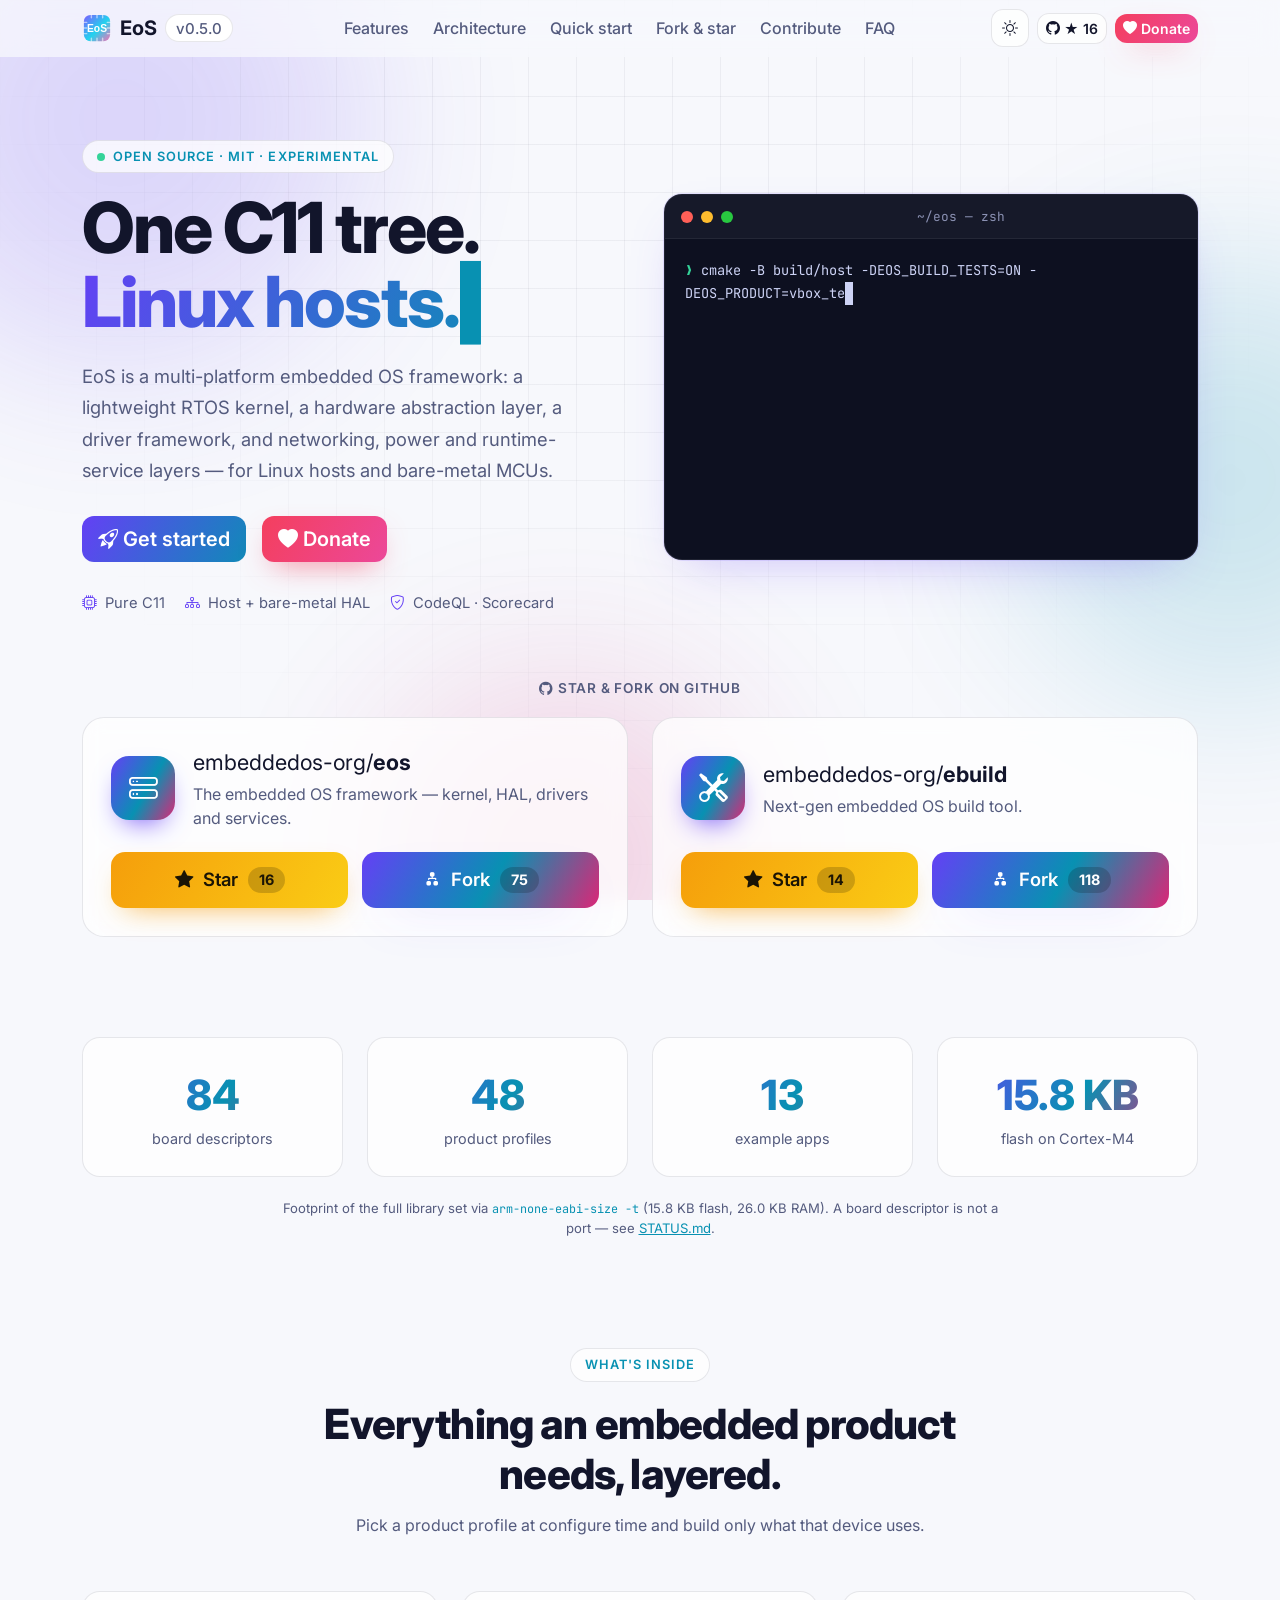
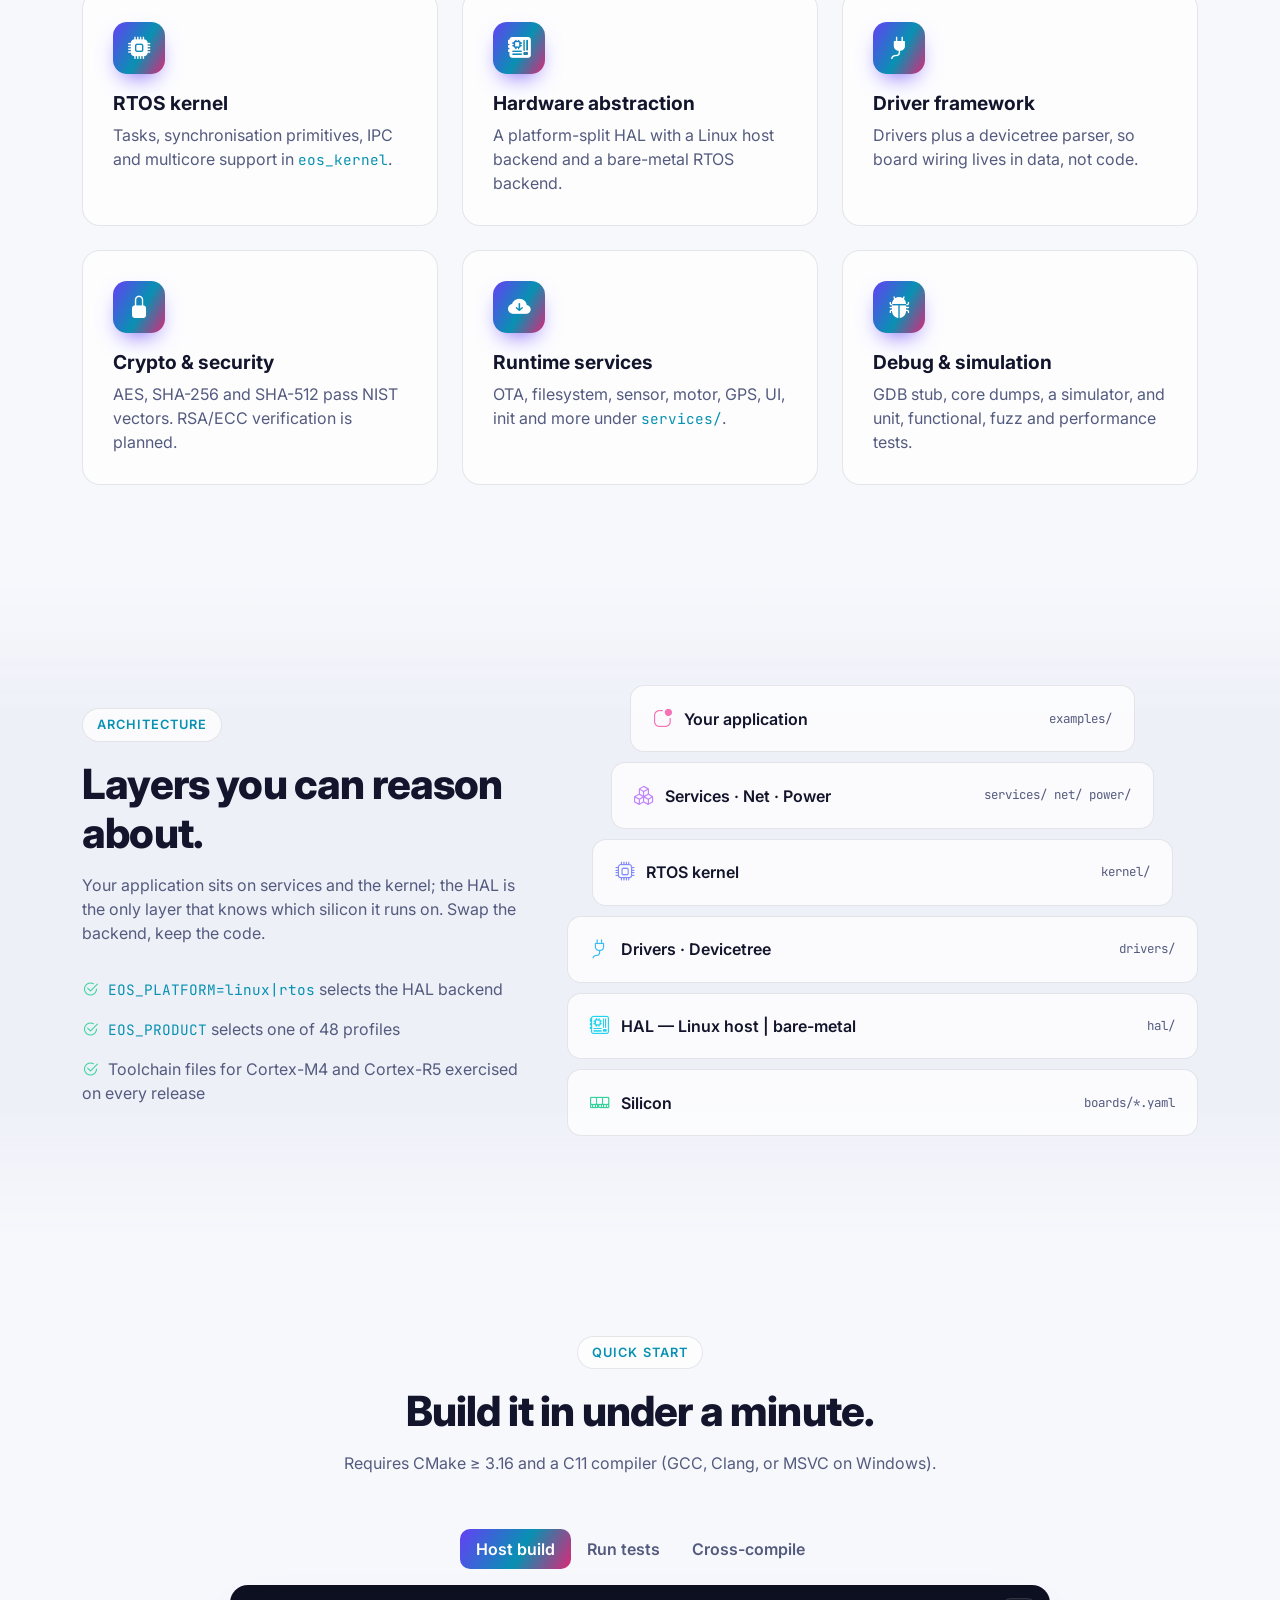
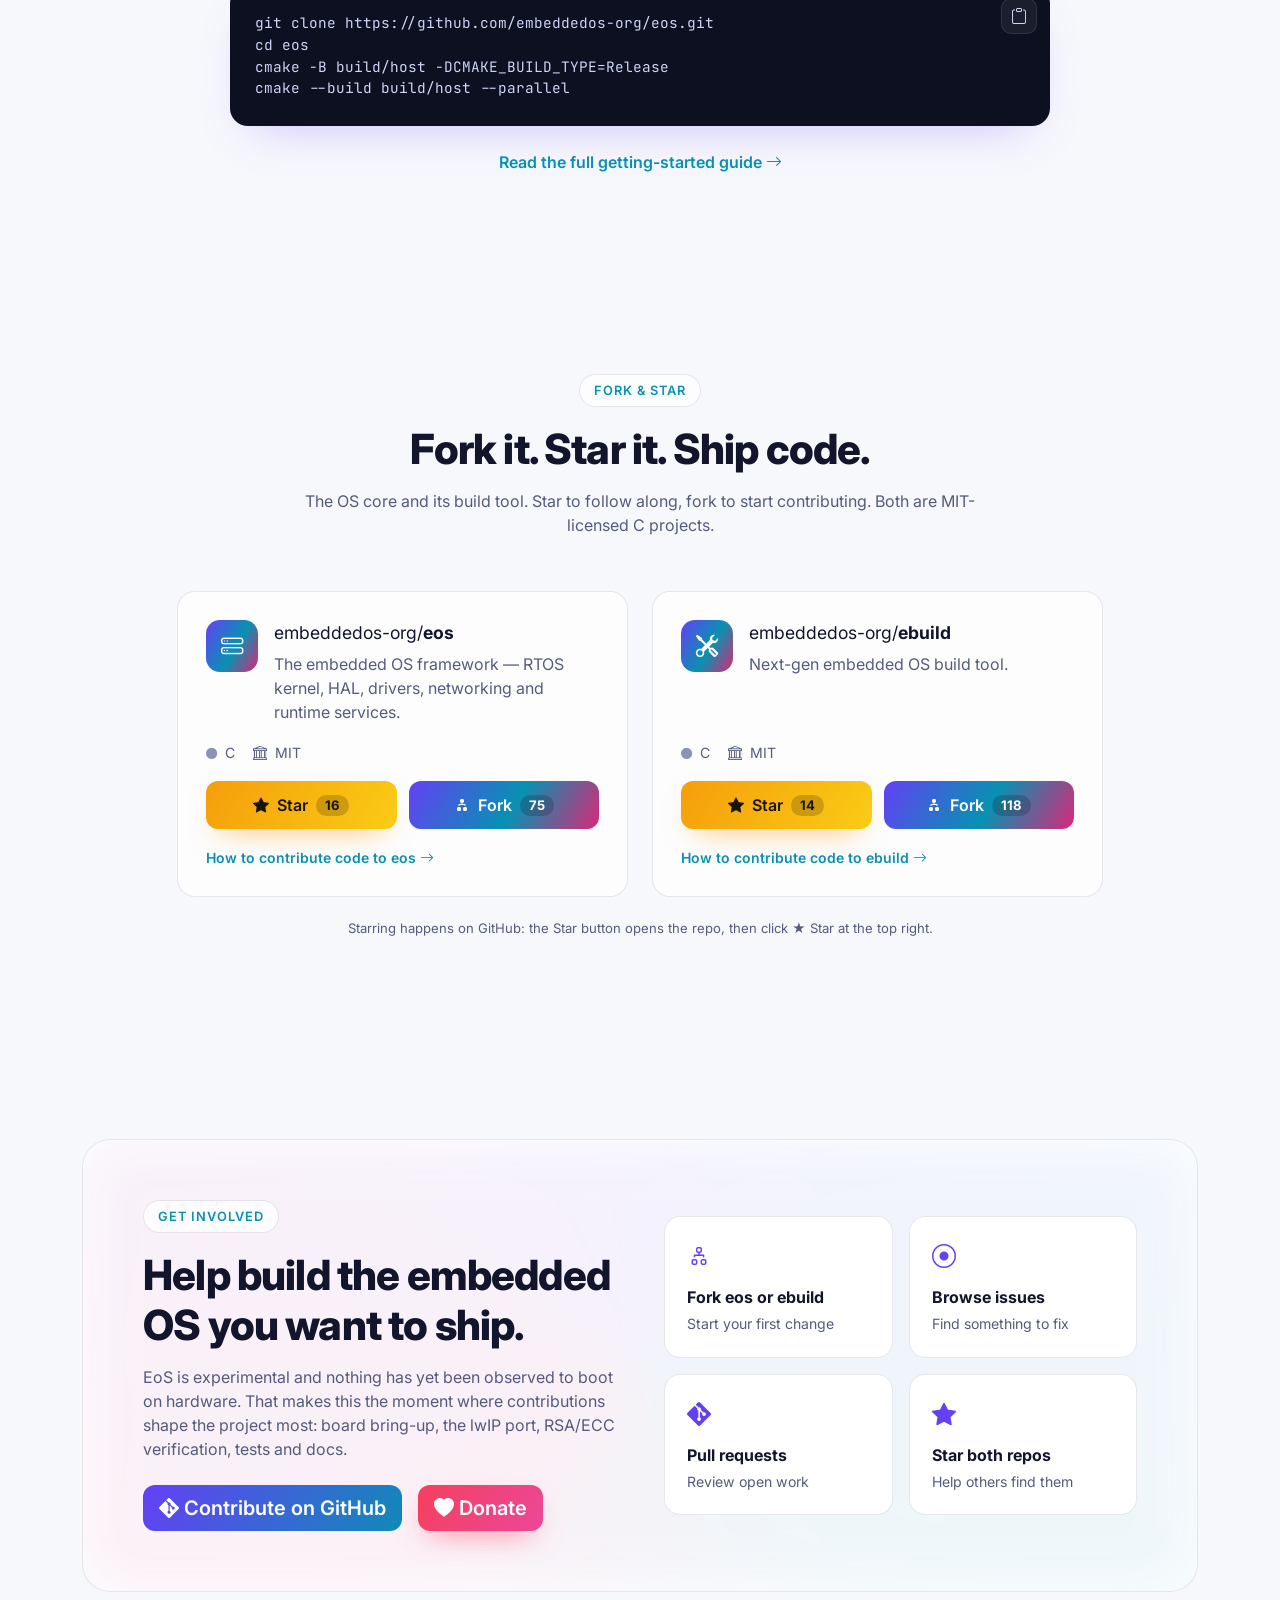
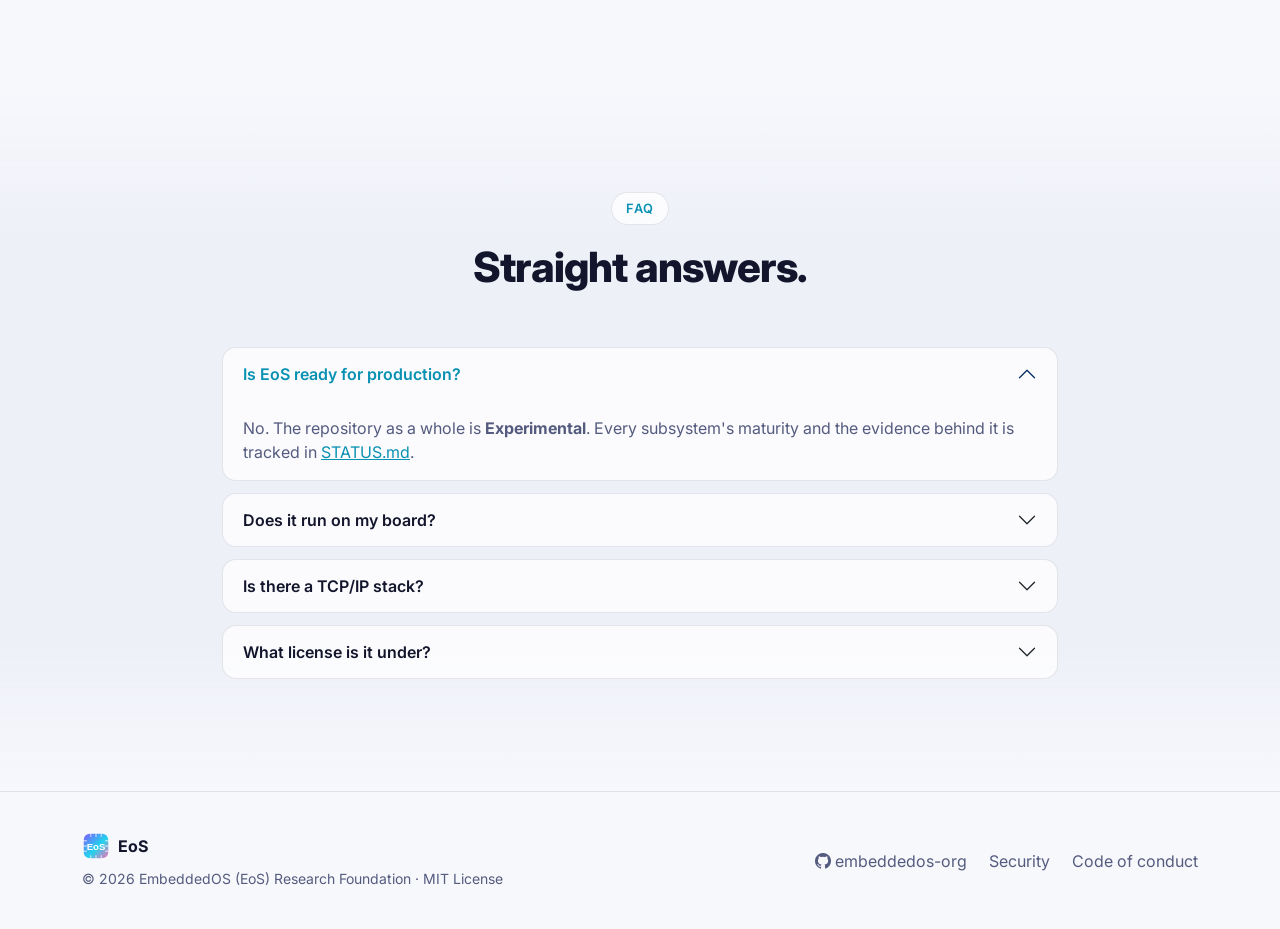
<file: index.html>
<!doctype html>
<html lang="en" data-theme="dark">
<head>
  <meta charset="utf-8">
  <meta name="viewport" content="width=device-width, initial-scale=1">
  <title>EoS — Embedded OS Framework</title>
  <meta name="description" content="EoS is an open-source, multi-platform embedded OS framework in pure C11: RTOS kernel, HAL, drivers, networking, power and runtime services. MIT licensed.">
  <meta name="theme-color" content="#0b0d17">
  <meta property="og:type" content="website">
  <meta property="og:title" content="EoS — Embedded OS Framework">
  <meta property="og:description" content="One C11 source tree: RTOS kernel, HAL, drivers and services for Linux hosts and bare-metal MCUs.">
  <meta name="twitter:card" content="summary">
  <link rel="icon" href="assets/img/favicon.svg" type="image/svg+xml">

  <link rel="preconnect" href="https://fonts.googleapis.com">
  <link rel="preconnect" href="https://fonts.gstatic.com" crossorigin>
  <link href="https://fonts.googleapis.com/css2?family=Inter:wght@400;500;600;700;800&family=JetBrains+Mono:wght@400;600&display=swap" rel="stylesheet">

  <!-- Bootstrap: navbar collapse, modal, accordion, tooltips -->
  <link rel="stylesheet" href="https://cdn.jsdelivr.net/npm/bootstrap@5.3.3/dist/css/bootstrap.min.css" integrity="sha384-QWTKZyjpPEjISv5WaRU9OFeRpok6YctnYmDr5pNlyT2bRjXh0JMhjY6hW+ALEwIH" crossorigin="anonymous">
  <link rel="stylesheet" href="https://cdn.jsdelivr.net/npm/bootstrap-icons@1.11.3/font/bootstrap-icons.min.css" integrity="sha384-XGjxtQfXaH2tnPFa9x+ruJTuLE3Aa6LhHSWRr1XeTyhezb4abCG4ccI5AkVDxqC+" crossorigin="anonymous">

  <!-- Tailwind 3.4.16, precompiled: prefixed `tw-` and without preflight so it cannot collide with Bootstrap -->
  <link rel="stylesheet" href="assets/css/tailwind.css">

  <link rel="stylesheet" href="assets/css/style.css">
</head>
<body>
  <a class="visually-hidden-focusable skip-link" href="#main">Skip to content</a>
  <div class="scroll-progress" aria-hidden="true"></div>
  <div class="bg-orbs" aria-hidden="true"><span></span><span></span><span></span></div>
  <div class="bg-grid" aria-hidden="true"></div>

  <!-- Nav -->
  <nav class="navbar navbar-expand-lg fixed-top glass-nav" aria-label="Main">
    <div class="container">
      <a class="navbar-brand d-flex align-items-center gap-2" href="#top">
        <img src="assets/img/favicon.svg" alt="" width="30" height="30">
        <span class="fw-bold">EoS</span>
        <span class="badge rounded-pill version-pill">v0.5.0</span>
      </a>
      <button class="navbar-toggler border-0" type="button" data-bs-toggle="collapse" data-bs-target="#nav" aria-controls="nav" aria-expanded="false" aria-label="Toggle navigation">
        <i class="bi bi-list fs-2"></i>
      </button>
      <div class="collapse navbar-collapse" id="nav">
        <ul class="navbar-nav mx-auto gap-lg-2">
          <li class="nav-item"><a class="nav-link" href="#features">Features</a></li>
          <li class="nav-item"><a class="nav-link" href="#architecture">Architecture</a></li>
          <li class="nav-item"><a class="nav-link" href="#quickstart">Quick start</a></li>
          <li class="nav-item"><a class="nav-link" href="#repos">Fork &amp; star</a></li>
          <li class="nav-item"><a class="nav-link" href="#contribute">Contribute</a></li>
          <li class="nav-item"><a class="nav-link" href="#faq">FAQ</a></li>
        </ul>
        <div class="d-flex align-items-center gap-2 mt-3 mt-lg-0">
          <button class="btn btn-icon" id="themeToggle" type="button" aria-label="Toggle color theme" data-bs-toggle="tooltip" data-bs-title="Toggle theme">
            <i class="bi bi-moon-stars"></i>
          </button>
          <a class="btn btn-ghost btn-sm" href="#repos" data-repo="embeddedos-org/eos">
            <i class="bi bi-github"></i> <span class="gh-stars" data-stars data-prefix="★ ">★ 16</span>
          </a>
          <button class="btn btn-donate btn-sm" type="button" data-bs-toggle="modal" data-bs-target="#donateModal">
            <i class="bi bi-heart-fill heart"></i> Donate
          </button>
        </div>
      </div>
    </div>
  </nav>

  <main id="main">
    <!-- Hero -->
    <header id="top" class="hero">
      <div class="container">
        <div class="row align-items-center g-5">
          <div class="col-lg-6">
            <span class="eyebrow reveal"><span class="pulse-dot"></span> Open source · MIT · Experimental</span>
            <h1 class="display-title reveal">
              One C11 tree.<br>
              <span class="gradient-text" id="typeTarget">Every target.</span>
            </h1>
            <p class="lead-text reveal">
              EoS is a multi-platform embedded OS framework: a lightweight RTOS kernel, a hardware
              abstraction layer, a driver framework, and networking, power and runtime-service layers —
              for Linux hosts and bare-metal MCUs.
            </p>
            <div class="d-flex flex-wrap gap-3 reveal">
              <a class="btn btn-primary-glow btn-lg magnetic" href="#quickstart">
                <i class="bi bi-rocket-takeoff"></i> Get started
              </a>
              <button class="btn btn-donate btn-lg magnetic" type="button" data-bs-toggle="modal" data-bs-target="#donateModal">
                <i class="bi bi-heart-fill heart"></i> Donate
              </button>
            </div>
            <div class="hero-meta reveal">
              <span><i class="bi bi-cpu"></i> Pure C11</span>
              <span><i class="bi bi-diagram-3"></i> Host + bare-metal HAL</span>
              <span><i class="bi bi-shield-check"></i> CodeQL · Scorecard</span>
            </div>
          </div>
          <div class="col-lg-6 reveal">
            <div class="terminal tilt" role="img" aria-label="Terminal showing EoS being built with CMake and tested with ctest">
              <div class="terminal-bar">
                <span class="dot r"></span><span class="dot y"></span><span class="dot g"></span>
                <span class="terminal-title">~/eos — zsh</span>
              </div>
              <pre class="terminal-body" id="terminal"><code></code></pre>
            </div>
          </div>
        </div>

        <div class="hero-repos" aria-label="Star or fork on GitHub">
          <p class="hero-repos-label reveal"><i class="bi bi-github"></i> Star &amp; fork on GitHub</p>
          <div class="row g-4">
          <div class="col-md-6 reveal">
            <div class="hero-repo" data-repo="embeddedos-org/eos">
              <div class="hero-repo-top">
                <span class="hero-repo-icon"><i class="bi bi-hdd-stack"></i></span>
                <div>
                  <a class="hero-repo-name" href="https://github.com/embeddedos-org/eos" target="_blank" rel="noopener">embeddedos-org/<strong>eos</strong></a>
                  <p class="hero-repo-desc">The embedded OS framework — kernel, HAL, drivers and services.</p>
                </div>
              </div>
              <div class="hero-repo-actions">
                <a class="btn btn-star btn-lg" href="https://github.com/embeddedos-org/eos" target="_blank" rel="noopener" aria-label="Star eos on GitHub"><i class="bi bi-star-fill"></i> Star <span class="count" data-stars>16</span></a>
                <a class="btn btn-fork btn-lg" href="https://github.com/embeddedos-org/eos/fork" target="_blank" rel="noopener" aria-label="Fork eos on GitHub"><i class="bi bi-diagram-2-fill"></i> Fork <span class="count" data-forks>75</span></a>
              </div>
            </div>
          </div>
          <div class="col-md-6 reveal">
            <div class="hero-repo" data-repo="embeddedos-org/ebuild">
              <div class="hero-repo-top">
                <span class="hero-repo-icon"><i class="bi bi-tools"></i></span>
                <div>
                  <a class="hero-repo-name" href="https://github.com/embeddedos-org/ebuild" target="_blank" rel="noopener">embeddedos-org/<strong>ebuild</strong></a>
                  <p class="hero-repo-desc">Next-gen embedded OS build tool.</p>
                </div>
              </div>
              <div class="hero-repo-actions">
                <a class="btn btn-star btn-lg" href="https://github.com/embeddedos-org/ebuild" target="_blank" rel="noopener" aria-label="Star ebuild on GitHub"><i class="bi bi-star-fill"></i> Star <span class="count" data-stars>14</span></a>
                <a class="btn btn-fork btn-lg" href="https://github.com/embeddedos-org/ebuild/fork" target="_blank" rel="noopener" aria-label="Fork ebuild on GitHub"><i class="bi bi-diagram-2-fill"></i> Fork <span class="count" data-forks>118</span></a>
              </div>
            </div>
          </div>
          </div>
        </div>
      </div>
    </header>

    <!-- Stats -->
    <section class="stats-band" aria-label="Project numbers">
      <div class="container">
        <div class="row g-4 text-center">
          <div class="col-6 col-md-3 reveal"><div class="stat"><span class="stat-num" data-count="84">84</span><span class="stat-label">board descriptors</span></div></div>
          <div class="col-6 col-md-3 reveal"><div class="stat"><span class="stat-num" data-count="48">48</span><span class="stat-label">product profiles</span></div></div>
          <div class="col-6 col-md-3 reveal"><div class="stat"><span class="stat-num" data-count="13">13</span><span class="stat-label">example apps</span></div></div>
          <div class="col-6 col-md-3 reveal"><div class="stat"><span class="stat-num" data-count="15.8" data-decimals="1" data-suffix=" KB">15.8 KB</span><span class="stat-label">flash on Cortex-M4</span></div></div>
        </div>
        <p class="stats-note">
          Footprint of the full library set via <code>arm-none-eabi-size -t</code> (15.8 KB flash, 26.0 KB RAM).
          A board descriptor is not a port — see <a href="https://github.com/embeddedos-org/eos/blob/master/STATUS.md" target="_blank" rel="noopener">STATUS.md</a>.
        </p>
      </div>
    </section>

    <!-- Features -->
    <section id="features" class="section">
      <div class="container">
        <div class="section-head reveal">
          <span class="eyebrow">What's inside</span>
          <h2>Everything an embedded product needs, layered.</h2>
          <p>Pick a product profile at configure time and build only what that device uses.</p>
        </div>
        <div class="row g-4">
          <div class="col-md-6 col-lg-4 reveal"><article class="feature-card tw-h-full">
            <div class="icon-wrap"><i class="bi bi-cpu-fill"></i></div>
            <h3>RTOS kernel</h3>
            <p>Tasks, synchronisation primitives, IPC and multicore support in <code>eos_kernel</code>.</p>
          </article></div>
          <div class="col-md-6 col-lg-4 reveal"><article class="feature-card tw-h-full">
            <div class="icon-wrap"><i class="bi bi-motherboard-fill"></i></div>
            <h3>Hardware abstraction</h3>
            <p>A platform-split HAL with a Linux host backend and a bare-metal RTOS backend.</p>
          </article></div>
          <div class="col-md-6 col-lg-4 reveal"><article class="feature-card tw-h-full">
            <div class="icon-wrap"><i class="bi bi-plug-fill"></i></div>
            <h3>Driver framework</h3>
            <p>Drivers plus a devicetree parser, so board wiring lives in data, not code.</p>
          </article></div>
          <div class="col-md-6 col-lg-4 reveal"><article class="feature-card tw-h-full">
            <div class="icon-wrap"><i class="bi bi-lock-fill"></i></div>
            <h3>Crypto &amp; security</h3>
            <p>AES, SHA-256 and SHA-512 pass NIST vectors. RSA/ECC verification is planned.</p>
          </article></div>
          <div class="col-md-6 col-lg-4 reveal"><article class="feature-card tw-h-full">
            <div class="icon-wrap"><i class="bi bi-cloud-arrow-down-fill"></i></div>
            <h3>Runtime services</h3>
            <p>OTA, filesystem, sensor, motor, GPS, UI, init and more under <code>services/</code>.</p>
          </article></div>
          <div class="col-md-6 col-lg-4 reveal"><article class="feature-card tw-h-full">
            <div class="icon-wrap"><i class="bi bi-bug-fill"></i></div>
            <h3>Debug &amp; simulation</h3>
            <p>GDB stub, core dumps, a simulator, and unit, functional, fuzz and performance tests.</p>
          </article></div>
        </div>
      </div>
    </section>

    <!-- Architecture -->
    <section id="architecture" class="section section-alt">
      <div class="container">
        <div class="row align-items-center g-5">
          <div class="col-lg-5 reveal">
            <span class="eyebrow">Architecture</span>
            <h2>Layers you can reason about.</h2>
            <p class="text-soft">Your application sits on services and the kernel; the HAL is the only layer that knows which silicon it runs on. Swap the backend, keep the code.</p>
            <ul class="check-list">
              <li><i class="bi bi-check2-circle"></i> <code>EOS_PLATFORM=linux|rtos</code> selects the HAL backend</li>
              <li><i class="bi bi-check2-circle"></i> <code>EOS_PRODUCT</code> selects one of 48 profiles</li>
              <li><i class="bi bi-check2-circle"></i> Toolchain files for Cortex-M4 and Cortex-R5 exercised on every release</li>
            </ul>
          </div>
          <div class="col-lg-7 reveal">
            <div class="stack" aria-label="EoS layer stack">
              <div class="layer l1"><i class="bi bi-app-indicator"></i> Your application <small>examples/</small></div>
              <div class="layer l2"><i class="bi bi-boxes"></i> Services · Net · Power <small>services/ net/ power/</small></div>
              <div class="layer l3"><i class="bi bi-cpu"></i> RTOS kernel <small>kernel/</small></div>
              <div class="layer l4"><i class="bi bi-plug"></i> Drivers · Devicetree <small>drivers/</small></div>
              <div class="layer l5"><i class="bi bi-motherboard"></i> HAL — Linux host | bare-metal <small>hal/</small></div>
              <div class="layer l6"><i class="bi bi-memory"></i> Silicon <small>boards/*.yaml</small></div>
            </div>
          </div>
        </div>
      </div>
    </section>

    <!-- Quick start -->
    <section id="quickstart" class="section">
      <div class="container">
        <div class="section-head reveal">
          <span class="eyebrow">Quick start</span>
          <h2>Build it in under a minute.</h2>
          <p>Requires CMake ≥ 3.16 and a C11 compiler (GCC, Clang, or MSVC on Windows).</p>
        </div>
        <div class="code-tabs reveal">
          <ul class="nav nav-pills mb-3 justify-content-center" role="tablist">
            <li class="nav-item" role="presentation"><button class="nav-link active" data-bs-toggle="pill" data-bs-target="#tab-host" type="button" role="tab" aria-selected="true">Host build</button></li>
            <li class="nav-item" role="presentation"><button class="nav-link" data-bs-toggle="pill" data-bs-target="#tab-test" type="button" role="tab" aria-selected="false">Run tests</button></li>
            <li class="nav-item" role="presentation"><button class="nav-link" data-bs-toggle="pill" data-bs-target="#tab-arm" type="button" role="tab" aria-selected="false">Cross-compile</button></li>
          </ul>
          <div class="tab-content">
            <div class="tab-pane fade show active" id="tab-host" role="tabpanel">
              <div class="code-block"><button class="copy-btn" type="button" aria-label="Copy commands"><i class="bi bi-clipboard"></i></button>
<pre><code>git clone https://github.com/embeddedos-org/eos.git
cd eos
cmake -B build/host -DCMAKE_BUILD_TYPE=Release
cmake --build build/host --parallel</code></pre></div>
            </div>
            <div class="tab-pane fade" id="tab-test" role="tabpanel">
              <div class="code-block"><button class="copy-btn" type="button" aria-label="Copy commands"><i class="bi bi-clipboard"></i></button>
<pre><code>cmake -B build/host -DEOS_BUILD_TESTS=ON -DEOS_PRODUCT=vbox_test
cmake --build build/host --parallel
ctest --test-dir build/host --output-on-failure</code></pre></div>
            </div>
            <div class="tab-pane fade" id="tab-arm" role="tabpanel">
              <div class="code-block"><button class="copy-btn" type="button" aria-label="Copy commands"><i class="bi bi-clipboard"></i></button>
<pre><code>cmake -B build/arm -G Ninja \
  -DCMAKE_TOOLCHAIN_FILE=toolchains/arm-cortex-m4.cmake \
  -DEOS_BUILD_TESTS=OFF
cmake --build build/arm --parallel</code></pre></div>
            </div>
          </div>
        </div>
        <div class="text-center mt-4 reveal">
          <a class="link-arrow" href="https://github.com/embeddedos-org/eos/blob/master/GETTING_STARTED.md" target="_blank" rel="noopener">Read the full getting-started guide <i class="bi bi-arrow-right"></i></a>
        </div>
      </div>
    </section>

    <!-- Fork & star -->
    <section id="repos" class="section">
      <div class="container">
        <div class="section-head reveal">
          <span class="eyebrow">Fork &amp; star</span>
          <h2>Fork it. Star it. Ship code.</h2>
          <p>The OS core and its build tool. Star to follow along, fork to start contributing. Both are MIT-licensed C projects.</p>
        </div>
        <div class="row g-4 justify-content-center">
          <div class="col-md-6 col-lg-5 reveal">
            <article class="repo-card" data-repo="embeddedos-org/eos">
              <div class="repo-head">
                <i class="bi bi-hdd-stack repo-icon"></i>
                <div>
                  <a class="repo-name" href="https://github.com/embeddedos-org/eos" target="_blank" rel="noopener">embeddedos-org/<strong>eos</strong></a>
                  <p class="repo-desc">The embedded OS framework — RTOS kernel, HAL, drivers, networking and runtime services.</p>
                </div>
              </div>
              <div class="repo-tags"><span><i class="bi bi-circle-fill lang-c"></i> C</span><span><i class="bi bi-bank"></i> MIT</span></div>
              <div class="repo-actions">
                <a class="btn btn-star" href="https://github.com/embeddedos-org/eos" target="_blank" rel="noopener" aria-label="Star eos on GitHub">
                  <i class="bi bi-star-fill"></i> Star <span class="count" data-stars>16</span>
                </a>
                <a class="btn btn-fork" href="https://github.com/embeddedos-org/eos/fork" target="_blank" rel="noopener" aria-label="Fork eos on GitHub">
                  <i class="bi bi-diagram-2-fill"></i> Fork <span class="count" data-forks>75</span>
                </a>
              </div>
              <a class="link-arrow small" href="https://github.com/embeddedos-org/eos/blob/master/CONTRIBUTING.md" target="_blank" rel="noopener">How to contribute code to eos <i class="bi bi-arrow-right"></i></a>
            </article>
          </div>
          <div class="col-md-6 col-lg-5 reveal">
            <article class="repo-card" data-repo="embeddedos-org/ebuild">
              <div class="repo-head">
                <i class="bi bi-tools repo-icon"></i>
                <div>
                  <a class="repo-name" href="https://github.com/embeddedos-org/ebuild" target="_blank" rel="noopener">embeddedos-org/<strong>ebuild</strong></a>
                  <p class="repo-desc">Next-gen embedded OS build tool.</p>
                </div>
              </div>
              <div class="repo-tags"><span><i class="bi bi-circle-fill lang-c"></i> C</span><span><i class="bi bi-bank"></i> MIT</span></div>
              <div class="repo-actions">
                <a class="btn btn-star" href="https://github.com/embeddedos-org/ebuild" target="_blank" rel="noopener" aria-label="Star ebuild on GitHub">
                  <i class="bi bi-star-fill"></i> Star <span class="count" data-stars>14</span>
                </a>
                <a class="btn btn-fork" href="https://github.com/embeddedos-org/ebuild/fork" target="_blank" rel="noopener" aria-label="Fork ebuild on GitHub">
                  <i class="bi bi-diagram-2-fill"></i> Fork <span class="count" data-forks>118</span>
                </a>
              </div>
              <a class="link-arrow small" href="https://github.com/embeddedos-org/ebuild/blob/master/CONTRIBUTING.md" target="_blank" rel="noopener">How to contribute code to ebuild <i class="bi bi-arrow-right"></i></a>
            </article>
          </div>
        </div>
        <p class="stats-note reveal">Starring happens on GitHub: the Star button opens the repo, then click ★ Star at the top right.</p>
      </div>
    </section>

    <!-- Contribute & donate -->
    <section id="contribute" class="section">
      <div class="container">
        <div class="cta-panel reveal">
          <div class="row g-5 align-items-center">
            <div class="col-lg-6">
              <span class="eyebrow">Get involved</span>
              <h2>Help build the embedded OS you want to ship.</h2>
              <p class="text-soft">EoS is experimental and nothing has yet been observed to boot on hardware. That makes this the moment where contributions shape the project most: board bring-up, the lwIP port, RSA/ECC verification, tests and docs.</p>
              <div class="d-flex flex-wrap gap-3 mt-4">
                <a class="btn btn-primary-glow btn-lg magnetic" href="https://github.com/embeddedos-org/eos/blob/master/CONTRIBUTING.md" target="_blank" rel="noopener">
                  <i class="bi bi-git"></i> Contribute on GitHub
                </a>
                <button class="btn btn-donate btn-lg magnetic" type="button" data-bs-toggle="modal" data-bs-target="#donateModal">
                  <i class="bi bi-heart-fill heart"></i> Donate
                </button>
              </div>
            </div>
            <div class="col-lg-6">
              <div class="row g-3">
                <div class="col-sm-6"><a class="action-card" href="#repos"><i class="bi bi-diagram-2"></i><strong>Fork eos or ebuild</strong><span>Start your first change</span></a></div>
                <div class="col-sm-6"><a class="action-card" href="https://github.com/embeddedos-org/eos/issues" target="_blank" rel="noopener"><i class="bi bi-record-circle"></i><strong>Browse issues</strong><span>Find something to fix</span></a></div>
                <div class="col-sm-6"><a class="action-card" href="https://github.com/embeddedos-org/eos/pulls" target="_blank" rel="noopener"><i class="bi bi-git"></i><strong>Pull requests</strong><span>Review open work</span></a></div>
                <div class="col-sm-6"><a class="action-card" href="#repos"><i class="bi bi-star-fill"></i><strong>Star both repos</strong><span>Help others find them</span></a></div>
              </div>
            </div>
          </div>
        </div>
      </div>
    </section>

    <!-- FAQ -->
    <section id="faq" class="section section-alt">
      <div class="container" style="max-width: 860px">
        <div class="section-head reveal">
          <span class="eyebrow">FAQ</span>
          <h2>Straight answers.</h2>
        </div>
        <div class="accordion faq reveal" id="faqAcc">
          <div class="accordion-item">
            <h3 class="accordion-header"><button class="accordion-button" type="button" data-bs-toggle="collapse" data-bs-target="#q1" aria-expanded="true" aria-controls="q1">Is EoS ready for production?</button></h3>
            <div id="q1" class="accordion-collapse collapse show" data-bs-parent="#faqAcc"><div class="accordion-body">No. The repository as a whole is <strong>Experimental</strong>. Every subsystem's maturity and the evidence behind it is tracked in <a href="https://github.com/embeddedos-org/eos/blob/master/STATUS.md" target="_blank" rel="noopener">STATUS.md</a>.</div></div>
          </div>
          <div class="accordion-item">
            <h3 class="accordion-header"><button class="accordion-button collapsed" type="button" data-bs-toggle="collapse" data-bs-target="#q2" aria-expanded="false" aria-controls="q2">Does it run on my board?</button></h3>
            <div id="q2" class="accordion-collapse collapse" data-bs-parent="#faqAcc"><div class="accordion-body">There are 84 board descriptors, but a descriptor is not a port: 71 are <code>generic-*</code> and none has yet been validated on hardware. Bring-up help is one of the most valuable contributions.</div></div>
          </div>
          <div class="accordion-item">
            <h3 class="accordion-header"><button class="accordion-button collapsed" type="button" data-bs-toggle="collapse" data-bs-target="#q3" aria-expanded="false" aria-controls="q3">Is there a TCP/IP stack?</button></h3>
            <div id="q3" class="accordion-collapse collapse" data-bs-parent="#faqAcc"><div class="accordion-body">Networking is <em>Planned</em>. <code>net/</code> has a POSIX backend for host builds; lwIP is the recorded decision for bare-metal targets (ADR-014).</div></div>
          </div>
          <div class="accordion-item">
            <h3 class="accordion-header"><button class="accordion-button collapsed" type="button" data-bs-toggle="collapse" data-bs-target="#q4" aria-expanded="false" aria-controls="q4">What license is it under?</button></h3>
            <div id="q4" class="accordion-collapse collapse" data-bs-parent="#faqAcc"><div class="accordion-body">The MIT License. Use it commercially, modify it, ship it — keep the notice.</div></div>
          </div>
        </div>
      </div>
    </section>
  </main>

  <footer class="footer">
    <div class="container">
      <div class="row g-4 align-items-center">
        <div class="col-md-6">
          <a class="d-flex align-items-center gap-2 text-decoration-none footer-brand" href="#top">
            <img src="assets/img/favicon.svg" alt="" width="28" height="28"> <strong>EoS</strong>
          </a>
          <p class="small mt-2 mb-0">© <span id="year">2026</span> EmbeddedOS (EoS) Research Foundation · MIT License</p>
        </div>
        <div class="col-md-6 text-md-end">
          <a class="footer-link" href="https://github.com/embeddedos-org" target="_blank" rel="noopener"><i class="bi bi-github"></i> embeddedos-org</a>
          <a class="footer-link" href="https://github.com/embeddedos-org/eos/blob/master/SECURITY.md" target="_blank" rel="noopener">Security</a>
          <a class="footer-link" href="https://github.com/embeddedos-org/eos/blob/master/CODE_OF_CONDUCT.md" target="_blank" rel="noopener">Code of conduct</a>
        </div>
      </div>
    </div>
  </footer>

  <button class="back-to-top" type="button" aria-label="Back to top"><i class="bi bi-arrow-up"></i></button>

  <!-- Donate modal -->
  <div class="modal fade" id="donateModal" tabindex="-1" aria-labelledby="donateTitle" aria-hidden="true">
    <div class="modal-dialog modal-dialog-centered">
      <div class="modal-content glass-modal">
        <div class="modal-header border-0">
          <h2 class="modal-title fs-4" id="donateTitle"><i class="bi bi-heart-fill heart text-danger"></i> Support EoS</h2>
          <button type="button" class="btn-close" data-bs-dismiss="modal" aria-label="Close"></button>
        </div>
        <div class="modal-body pt-0">
          <p class="text-soft">Donations fund hardware for board bring-up, CI time and maintainer hours.</p>
          <div class="d-grid gap-3">
            <a class="donate-option" href="https://github.com/sponsors/embeddedos-org" target="_blank" rel="noopener">
              <i class="bi bi-github"></i>
              <span><strong>GitHub Sponsors</strong><small>Monthly or one-time, through GitHub</small></span>
              <i class="bi bi-arrow-up-right ms-auto"></i>
            </a>
            <a class="donate-option" href="https://github.com/embeddedos-org/eos/blob/master/CONTRIBUTING.md" target="_blank" rel="noopener">
              <i class="bi bi-code-slash"></i>
              <span><strong>Donate your time</strong><small>Code, tests, docs or hardware testing</small></span>
              <i class="bi bi-arrow-up-right ms-auto"></i>
            </a>
          </div>
        </div>
      </div>
    </div>
  </div>

  <div class="toast-container position-fixed bottom-0 start-50 translate-middle-x p-3">
    <div id="copyToast" class="toast align-items-center border-0" role="status" aria-live="polite" aria-atomic="true">
      <div class="d-flex"><div class="toast-body"><i class="bi bi-check2-circle"></i> Copied to clipboard</div></div>
    </div>
  </div>

  <script src="https://cdn.jsdelivr.net/npm/bootstrap@5.3.3/dist/js/bootstrap.bundle.min.js" integrity="sha384-YvpcrYf0tY3lHB60NNkmXc5s9fDVZLESaAA55NDzOxhy9GkcIdslK1eN7N6jIeHz" crossorigin="anonymous"></script>
  <script src="assets/js/main.js"></script>
</body>
</html>
</file>
<file: assets/css/style.css>
/* EoS landing page — design tokens, then components. */
:root {
  --bg: #0b0d17;
  --bg-alt: #0f1222;
  --surface: rgba(255, 255, 255, 0.04);
  --surface-strong: rgba(255, 255, 255, 0.07);
  --border: rgba(255, 255, 255, 0.09);
  --text: #e8eaf6;
  --text-soft: #a3a9c7;
  --accent: #7c5cff;
  --accent-2: #22d3ee;
  --accent-3: #f472b6;
  --success: #34d399;
  --grad: linear-gradient(120deg, var(--accent) 0%, var(--accent-2) 55%, var(--accent-3) 100%);
  --shadow: 0 20px 60px -20px rgba(124, 92, 255, 0.45);
  --radius: 18px;
  --nav-bg: rgba(11, 13, 23, 0.65);
  --grid-line: rgba(255, 255, 255, 0.035);
  color-scheme: dark;
}

:root[data-theme="light"] {
  --bg: #f7f8fc;
  --bg-alt: #eef0f8;
  --surface: rgba(255, 255, 255, 0.75);
  --surface-strong: #ffffff;
  --border: rgba(20, 24, 50, 0.1);
  --text: #12152b;
  --text-soft: #545b7e;
  --accent: #6440f5;
  --accent-2: #0891b2;
  --accent-3: #db2777;
  --shadow: 0 20px 50px -24px rgba(100, 64, 245, 0.35);
  --nav-bg: rgba(247, 248, 252, 0.75);
  --grid-line: rgba(20, 24, 50, 0.05);
  color-scheme: light;
}

html { scroll-behavior: smooth; scroll-padding-top: 80px; }
body {
  background: var(--bg);
  color: var(--text);
  font-family: "Inter", system-ui, -apple-system, "Segoe UI", sans-serif;
  overflow-x: hidden;
  transition: background-color .4s ease, color .4s ease;
}
code, pre { font-family: "JetBrains Mono", ui-monospace, SFMono-Regular, Menlo, monospace; }
code { color: var(--accent-2); font-size: .9em; }
a { color: var(--accent-2); }
a:hover { color: var(--accent-3); }
::selection { background: var(--accent); color: #fff; }

.skip-link { position: absolute; top: 8px; left: 8px; z-index: 2000; background: var(--accent); color: #fff; padding: 8px 14px; border-radius: 8px; }

/* Background decoration */
.bg-grid {
  position: fixed; inset: 0; z-index: -1; pointer-events: none;
  background-image:
    linear-gradient(var(--grid-line) 1px, transparent 1px),
    linear-gradient(90deg, var(--grid-line) 1px, transparent 1px);
  background-size: 48px 48px;
  mask-image: radial-gradient(ellipse at 50% 0%, #000 30%, transparent 75%);
}
.bg-orbs { position: fixed; inset: 0; z-index: -2; pointer-events: none; overflow: hidden; }
.bg-orbs span {
  position: absolute; border-radius: 50%; filter: blur(90px); opacity: .35;
  animation: float 18s ease-in-out infinite;
}
.bg-orbs span:nth-child(1) { width: 480px; height: 480px; background: var(--accent); top: -120px; left: -120px; }
.bg-orbs span:nth-child(2) { width: 420px; height: 420px; background: var(--accent-2); top: 30%; right: -160px; animation-delay: -6s; }
.bg-orbs span:nth-child(3) { width: 360px; height: 360px; background: var(--accent-3); bottom: -140px; left: 30%; animation-delay: -12s; }
[data-theme="light"] .bg-orbs span { opacity: .18; }
@keyframes float {
  0%, 100% { transform: translate(0, 0) scale(1); }
  33% { transform: translate(40px, -30px) scale(1.08); }
  66% { transform: translate(-30px, 30px) scale(.95); }
}

.scroll-progress {
  position: fixed; top: 0; left: 0; height: 3px; width: 100%; z-index: 1100;
  background: var(--grad); transform-origin: 0 50%; transform: scaleX(0);
}

/* Nav */
.glass-nav {
  background: var(--nav-bg);
  backdrop-filter: saturate(160%) blur(14px);
  -webkit-backdrop-filter: saturate(160%) blur(14px);
  border-bottom: 1px solid transparent;
  transition: border-color .3s, padding .3s;
}
.glass-nav.scrolled { border-bottom-color: var(--border); }
.glass-nav .navbar-brand, .glass-nav .navbar-toggler { color: var(--text); }
.glass-nav .nav-link { color: var(--text-soft); font-weight: 500; position: relative; }
.glass-nav .nav-link::after {
  content: ""; position: absolute; left: 50%; right: 50%; bottom: 4px; height: 2px;
  background: var(--grad); transition: left .25s ease, right .25s ease;
}
.glass-nav .nav-link:hover, .glass-nav .nav-link.active { color: var(--text); }
.glass-nav .nav-link:hover::after, .glass-nav .nav-link.active::after { left: 12px; right: 12px; }
@media (max-width: 991.98px) {
  .glass-nav .navbar-collapse { padding: 12px 0 18px; }
}
.version-pill { background: var(--surface-strong); color: var(--text-soft); border: 1px solid var(--border); font-weight: 500; }

/* Buttons */
.btn { border-radius: 12px; font-weight: 600; transition: transform .2s ease, box-shadow .25s ease, background-color .25s, color .25s; }
.btn:active { transform: scale(.97); }
.btn-primary-glow {
  background: var(--grad); background-size: 200% 200%; color: #fff; border: 0;
  box-shadow: var(--shadow); animation: gradientShift 6s ease infinite;
}
.btn-primary-glow:hover { color: #fff; box-shadow: 0 24px 60px -16px rgba(124, 92, 255, .7); }
@keyframes gradientShift { 0%, 100% { background-position: 0% 50%; } 50% { background-position: 100% 50%; } }
.btn-ghost { background: var(--surface); color: var(--text); border: 1px solid var(--border); }
.btn-ghost:hover { background: var(--surface-strong); color: var(--text); border-color: var(--accent); }
.btn-donate { background: linear-gradient(120deg, #f43f5e, #ec4899); color: #fff; border: 0; box-shadow: 0 12px 30px -12px rgba(244, 63, 94, .7); }
.btn-donate:hover { color: #fff; box-shadow: 0 16px 40px -10px rgba(244, 63, 94, .85); }
.btn-icon { width: 38px; height: 38px; padding: 0; display: inline-grid; place-items: center; background: var(--surface); color: var(--text); border: 1px solid var(--border); }
.btn-icon:hover { color: var(--text); border-color: var(--accent); }
.btn-icon i { transition: transform .5s cubic-bezier(.68, -0.55, .27, 1.55); }
.btn-icon:hover i { transform: rotate(-30deg) scale(1.1); }
.heart { display: inline-block; animation: heartbeat 1.6s ease-in-out infinite; }
@keyframes heartbeat { 0%, 60%, 100% { transform: scale(1); } 15% { transform: scale(1.25); } 30% { transform: scale(1); } 45% { transform: scale(1.15); } }

/* Hero */
.hero { padding: 140px 0 70px; }
.eyebrow {
  display: inline-flex; align-items: center; gap: 8px;
  font-size: .8rem; font-weight: 600; letter-spacing: .08em; text-transform: uppercase;
  color: var(--accent-2); background: var(--surface); border: 1px solid var(--border);
  padding: 6px 14px; border-radius: 999px; margin-bottom: 18px;
}
.pulse-dot { width: 8px; height: 8px; border-radius: 50%; background: var(--success); box-shadow: 0 0 0 0 rgba(52, 211, 153, .7); animation: pulse 2s infinite; }
@keyframes pulse { 70% { box-shadow: 0 0 0 10px rgba(52, 211, 153, 0); } 100% { box-shadow: 0 0 0 0 rgba(52, 211, 153, 0); } }
.display-title { font-size: clamp(2.5rem, 6vw, 4.4rem); font-weight: 800; line-height: 1.05; letter-spacing: -.03em; margin-bottom: 22px; }
.gradient-text {
  background: var(--grad); background-size: 200% auto;
  -webkit-background-clip: text; background-clip: text; color: transparent;
  animation: gradientShift 6s ease infinite;
}
.gradient-text::after { content: "▍"; -webkit-text-fill-color: var(--accent-2); animation: blink 1s steps(1) infinite; margin-left: 2px; font-weight: 400; }
@keyframes blink { 50% { opacity: 0; } }
.lead-text { font-size: 1.15rem; color: var(--text-soft); max-width: 560px; margin-bottom: 30px; line-height: 1.7; }
.hero-meta { display: flex; flex-wrap: wrap; gap: 20px; margin-top: 30px; color: var(--text-soft); font-size: .92rem; }
.hero-meta i { color: var(--accent); margin-right: 4px; }

/* Hero fork & star cards */
.hero-repos { margin-top: 64px; }
.hero-repos-label { text-align: center; color: var(--text-soft); font-weight: 600; letter-spacing: .06em; text-transform: uppercase; font-size: .85rem; margin-bottom: 18px; }
.hero-repo {
  display: flex; flex-direction: column; gap: 22px; height: 100%; padding: 28px; border-radius: 22px;
  background: var(--surface); border: 1px solid var(--border);
  backdrop-filter: blur(10px); -webkit-backdrop-filter: blur(10px);
  transition: transform .35s cubic-bezier(.2, .8, .2, 1), border-color .3s, box-shadow .35s;
}
.hero-repo:hover { transform: translateY(-6px); border-color: rgba(124, 92, 255, .55); box-shadow: var(--shadow); }
.hero-repo-top { display: flex; gap: 18px; align-items: center; flex: 1; }
.hero-repo-icon {
  flex: none; width: 64px; height: 64px; border-radius: 18px; display: grid; place-items: center;
  background: var(--grad); color: #fff; font-size: 1.8rem; box-shadow: 0 12px 28px -12px var(--accent);
  transition: transform .4s cubic-bezier(.68, -0.55, .27, 1.55);
}
.hero-repo:hover .hero-repo-icon { transform: rotate(-8deg) scale(1.08); }
.hero-repo-name { color: var(--text); text-decoration: none; font-size: 1.35rem; word-break: break-word; }
.hero-repo-name:hover { color: var(--accent-2); }
.hero-repo-desc { color: var(--text-soft); margin: 4px 0 0; }
.hero-repo-actions { display: flex; flex-wrap: wrap; gap: 14px; }
.hero-repo-actions .btn { flex: 1 1 120px; display: inline-flex; align-items: center; justify-content: center; gap: 10px; padding: 14px 20px; font-size: 1.15rem; border-radius: 14px; }
.hero-repo-actions .count { padding: 2px 11px; border-radius: 999px; font-size: .9rem; font-weight: 700; background: rgba(0, 0, 0, .18); }
@media (max-width: 575.98px) {
  .hero-repo { padding: 22px; }
  .hero-repo-icon { width: 52px; height: 52px; font-size: 1.5rem; }
  .hero-repo-name { font-size: 1.1rem; }
  .hero-repo-actions .btn { padding: 12px 14px; font-size: 1.05rem; }
}

/* Terminal */
.terminal {
  background: #0d1020; border: 1px solid rgba(255, 255, 255, .08); border-radius: var(--radius);
  box-shadow: var(--shadow), 0 0 0 1px rgba(124, 92, 255, .15); overflow: hidden;
  transform-style: preserve-3d; transition: transform .2s ease-out;
}
.terminal-bar { display: flex; align-items: center; gap: 8px; padding: 12px 16px; background: rgba(255, 255, 255, .04); border-bottom: 1px solid rgba(255, 255, 255, .06); }
.dot { width: 12px; height: 12px; border-radius: 50%; }
.dot.r { background: #ff5f57; } .dot.y { background: #febc2e; } .dot.g { background: #28c840; }
.terminal-title { margin-left: auto; margin-right: auto; color: #8b91b3; font-size: .8rem; font-family: "JetBrains Mono", monospace; }
.terminal-body { margin: 0; padding: 20px; min-height: 320px; color: #cdd3f5; font-size: .85rem; line-height: 1.7; white-space: pre-wrap; word-break: break-word; }
.terminal-body .prompt { color: var(--success); }
.terminal-body .ok { color: #34d399; }
.terminal-body .dim { color: #6b7194; }
.terminal-body .caret { display: inline-block; width: 8px; background: #cdd3f5; animation: blink 1s steps(1) infinite; }

/* Stats */
.stats-band { padding: 30px 0 10px; }
.stat {
  padding: 26px 12px; border-radius: var(--radius); background: var(--surface);
  border: 1px solid var(--border); transition: transform .3s, border-color .3s;
}
.stat:hover { transform: translateY(-4px); border-color: var(--accent); }
.stat-num { display: block; font-size: clamp(1.9rem, 4vw, 2.6rem); font-weight: 800; background: var(--grad); -webkit-background-clip: text; background-clip: text; color: transparent; }
.stat-label { color: var(--text-soft); font-size: .9rem; }
.stats-note { text-align: center; color: var(--text-soft); font-size: .82rem; margin: 22px auto 0; max-width: 720px; }

/* Sections */
.section { padding: 100px 0; position: relative; }
.section-alt { background: linear-gradient(180deg, transparent, var(--bg-alt) 20%, var(--bg-alt) 80%, transparent); }
.section h2 { font-weight: 800; letter-spacing: -.02em; font-size: clamp(1.8rem, 3.5vw, 2.6rem); margin-bottom: 14px; }
.section-head { text-align: center; max-width: 680px; margin: 0 auto 54px; }
.section-head p, .text-soft { color: var(--text-soft); }

/* Feature cards — cursor-follow spotlight via --mx/--my */
.feature-card {
  position: relative; padding: 30px; border-radius: var(--radius);
  background: var(--surface); border: 1px solid var(--border); overflow: hidden;
  transition: transform .35s cubic-bezier(.2, .8, .2, 1), border-color .3s, box-shadow .35s;
}
.feature-card::before {
  content: ""; position: absolute; inset: 0; opacity: 0; transition: opacity .3s; pointer-events: none;
  background: radial-gradient(400px circle at var(--mx, 50%) var(--my, 50%), rgba(124, 92, 255, .18), transparent 40%);
}
.feature-card:hover { transform: translateY(-6px); border-color: rgba(124, 92, 255, .5); box-shadow: var(--shadow); }
.feature-card:hover::before { opacity: 1; }
.feature-card h3 { font-size: 1.2rem; font-weight: 700; margin: 18px 0 8px; }
.feature-card p { color: var(--text-soft); margin: 0; }
.icon-wrap {
  width: 52px; height: 52px; border-radius: 14px; display: grid; place-items: center;
  background: var(--grad); color: #fff; font-size: 1.4rem; box-shadow: 0 10px 24px -10px var(--accent);
  transition: transform .4s cubic-bezier(.68, -0.55, .27, 1.55);
}
.feature-card:hover .icon-wrap { transform: rotate(-8deg) scale(1.1); }

/* Architecture stack */
.check-list { list-style: none; padding: 0; margin: 24px 0 0; }
.check-list li { padding: 8px 0; color: var(--text-soft); }
.check-list i { color: var(--success); margin-right: 6px; }
.stack { display: flex; flex-direction: column; gap: 10px; perspective: 900px; }
.layer {
  display: flex; align-items: center; gap: 12px; padding: 18px 22px; border-radius: 14px;
  background: var(--surface); border: 1px solid var(--border); font-weight: 600;
  transition: transform .35s cubic-bezier(.2, .8, .2, 1), background-color .3s, border-color .3s;
}
.layer small { margin-left: auto; font-family: "JetBrains Mono", monospace; color: var(--text-soft); font-weight: 400; font-size: .78rem; }
.layer i { font-size: 1.2rem; }
.layer:hover { transform: translateX(10px) rotateY(-4deg); border-color: var(--accent); background: var(--surface-strong); }
.l1 i { color: #f472b6; } .l2 i { color: #c084fc; } .l3 i { color: #818cf8; }
.l4 i { color: #38bdf8; } .l5 i { color: #22d3ee; } .l6 i { color: #34d399; }
.l1 { margin: 0 10%; } .l2 { margin: 0 7%; } .l3 { margin: 0 4%; }

/* Quick start code */
.code-tabs { max-width: 820px; margin: 0 auto; }
.code-tabs .nav-link { color: var(--text-soft); border-radius: 10px; font-weight: 600; }
.code-tabs .nav-link.active { background: var(--grad); color: #fff; }
.code-block { position: relative; background: #0d1020; border: 1px solid var(--border); border-radius: var(--radius); box-shadow: var(--shadow); }
.code-block pre { margin: 0; padding: 26px 24px; color: #cdd3f5; font-size: .9rem; overflow-x: auto; }
.code-block code { color: inherit; }
.copy-btn {
  position: absolute; top: 12px; right: 12px; width: 36px; height: 36px; border-radius: 10px;
  background: rgba(255, 255, 255, .06); color: #cdd3f5; border: 1px solid rgba(255, 255, 255, .1);
  transition: transform .2s, background-color .2s;
}
.copy-btn:hover { background: rgba(124, 92, 255, .3); transform: scale(1.08); }
.copy-btn.copied { background: var(--success); color: #0b0d17; }
.link-arrow { font-weight: 600; text-decoration: none; }
.link-arrow i { display: inline-block; transition: transform .25s; }
.link-arrow:hover i { transform: translateX(5px); }

/* Repo cards (fork & star) */
.repo-card {
  display: flex; flex-direction: column; gap: 18px; height: 100%; padding: 28px; border-radius: var(--radius);
  background: var(--surface); border: 1px solid var(--border);
  transition: transform .35s cubic-bezier(.2, .8, .2, 1), border-color .3s, box-shadow .35s;
}
.repo-card:hover { transform: translateY(-6px); border-color: rgba(124, 92, 255, .5); box-shadow: var(--shadow); }
.repo-head { display: flex; gap: 16px; align-items: flex-start; flex: 1; }
.repo-icon {
  flex: none; width: 52px; height: 52px; border-radius: 14px; display: grid; place-items: center;
  background: var(--grad); color: #fff; font-size: 1.4rem;
}
.repo-name { color: var(--text); text-decoration: none; font-size: 1.1rem; word-break: break-word; }
.repo-name:hover { color: var(--accent-2); }
.repo-desc { color: var(--text-soft); margin: 6px 0 0; }
.repo-tags { display: flex; gap: 18px; color: var(--text-soft); font-size: .88rem; }
.repo-tags i { margin-right: 4px; }
.lang-c { color: #8b93b8; font-size: .7rem; vertical-align: 1px; }
.repo-actions { display: flex; flex-wrap: wrap; gap: 12px; }
.repo-actions .btn { flex: 1 1 140px; display: inline-flex; align-items: center; justify-content: center; gap: 8px; padding: 12px 16px; }
.repo-actions .count {
  min-width: 2ch; padding: 1px 9px; border-radius: 999px; font-size: .82rem; font-weight: 700;
  background: rgba(0, 0, 0, .18);
}
.btn-star { background: linear-gradient(120deg, #f59e0b, #facc15); color: #1a1405; border: 0; box-shadow: 0 12px 30px -14px rgba(245, 158, 11, .8); }
.btn-star:hover { color: #1a1405; box-shadow: 0 16px 38px -12px rgba(245, 158, 11, .95); }
.btn-star i { transition: transform .5s cubic-bezier(.68, -0.55, .27, 1.55); }
.btn-star:hover i { transform: rotate(144deg) scale(1.25); }
.btn-fork { background: var(--grad); color: #fff; border: 0; box-shadow: var(--shadow); }
.btn-fork:hover { color: #fff; box-shadow: 0 16px 40px -12px rgba(124, 92, 255, .8); }
.btn-fork i { transition: transform .3s; }
.btn-fork:hover i { transform: translateY(-2px) scale(1.15); }

/* CTA */
.cta-panel {
  position: relative; padding: clamp(28px, 5vw, 60px); border-radius: 28px; overflow: hidden;
  background: var(--surface); border: 1px solid var(--border);
}
.cta-panel::before {
  content: ""; position: absolute; inset: -2px; z-index: -1; border-radius: inherit;
  background: conic-gradient(from var(--angle, 0deg), var(--accent), var(--accent-2), var(--accent-3), var(--accent));
  animation: spin 8s linear infinite; opacity: .25; filter: blur(30px);
}
@property --angle { syntax: "<angle>"; initial-value: 0deg; inherits: false; }
@keyframes spin { to { --angle: 360deg; } }
.action-card {
  display: flex; flex-direction: column; gap: 4px; padding: 22px; height: 100%; border-radius: 16px;
  background: var(--surface-strong); border: 1px solid var(--border); color: var(--text); text-decoration: none;
  transition: transform .3s, border-color .3s, box-shadow .3s;
}
.action-card i { font-size: 1.5rem; color: var(--accent); margin-bottom: 6px; transition: transform .3s; }
.action-card span { color: var(--text-soft); font-size: .88rem; }
.action-card:hover { transform: translateY(-4px); border-color: var(--accent); color: var(--text); box-shadow: var(--shadow); }
.action-card:hover i { transform: scale(1.15) rotate(-6deg); }

/* FAQ */
.faq .accordion-item { background: var(--surface); border: 1px solid var(--border); border-radius: 14px !important; margin-bottom: 12px; overflow: hidden; }
.faq .accordion-button { background: transparent; color: var(--text); font-weight: 600; box-shadow: none; }
.faq .accordion-button:not(.collapsed) { color: var(--accent-2); }
.faq .accordion-button::after { filter: invert(var(--icon-invert, 1)); }
[data-theme="light"] .faq { --icon-invert: 0; }
.faq .accordion-body { color: var(--text-soft); }

/* Footer */
.footer { padding: 40px 0; border-top: 1px solid var(--border); color: var(--text-soft); }
.footer-brand { color: var(--text); }
.footer-link { color: var(--text-soft); text-decoration: none; margin-left: 18px; display: inline-block; }
.footer-link:hover { color: var(--text); }
@media (max-width: 767.98px) { .footer-link { margin: 0 18px 8px 0; } }

/* Back to top */
.back-to-top {
  position: fixed; right: 20px; bottom: 20px; width: 46px; height: 46px; border-radius: 50%; z-index: 1000;
  border: 0; background: var(--grad); color: #fff; box-shadow: var(--shadow);
  opacity: 0; transform: translateY(20px) scale(.8); pointer-events: none; transition: opacity .3s, transform .3s;
}
.back-to-top.show { opacity: 1; transform: none; pointer-events: auto; }

/* Modal + toast */
.glass-modal { background: var(--bg-alt); color: var(--text); border: 1px solid var(--border); border-radius: 22px; box-shadow: var(--shadow); }
.glass-modal .btn-close { filter: invert(var(--icon-invert, 1)); }
[data-theme="light"] .glass-modal { --icon-invert: 0; }
.donate-option {
  display: flex; align-items: center; gap: 14px; padding: 16px 18px; border-radius: 14px;
  background: var(--surface); border: 1px solid var(--border); color: var(--text); text-decoration: none;
  transition: transform .25s, border-color .25s;
}
.donate-option > i:first-child { font-size: 1.6rem; color: var(--accent-3); }
.donate-option span { display: flex; flex-direction: column; }
.donate-option small { color: var(--text-soft); }
.donate-option:hover { transform: translateX(4px); border-color: var(--accent-3); color: var(--text); }
#copyToast { background: var(--success); color: #0b0d17; font-weight: 600; }

/* Scroll reveal */
.js .reveal { opacity: 0; transform: translateY(28px); transition: opacity .8s cubic-bezier(.2, .8, .2, 1), transform .8s cubic-bezier(.2, .8, .2, 1); }
.reveal.visible { opacity: 1; transform: none; }

/* Focus visibility for keyboard users */
a:focus-visible, button:focus-visible { outline: 2px solid var(--accent-2); outline-offset: 3px; }

/* Respect reduced-motion preferences */
@media (prefers-reduced-motion: reduce) {
  *, *::before, *::after { animation: none !important; transition: none !important; scroll-behavior: auto !important; }
  .js .reveal { opacity: 1; transform: none; }
}

/* Bootstrap's g-5 gutter (-1.5rem row margins) exceeds the container padding on phones */
@media (max-width: 575.98px) {
  .row.g-5 { --bs-gutter-x: 1.5rem; }
}
</file>
